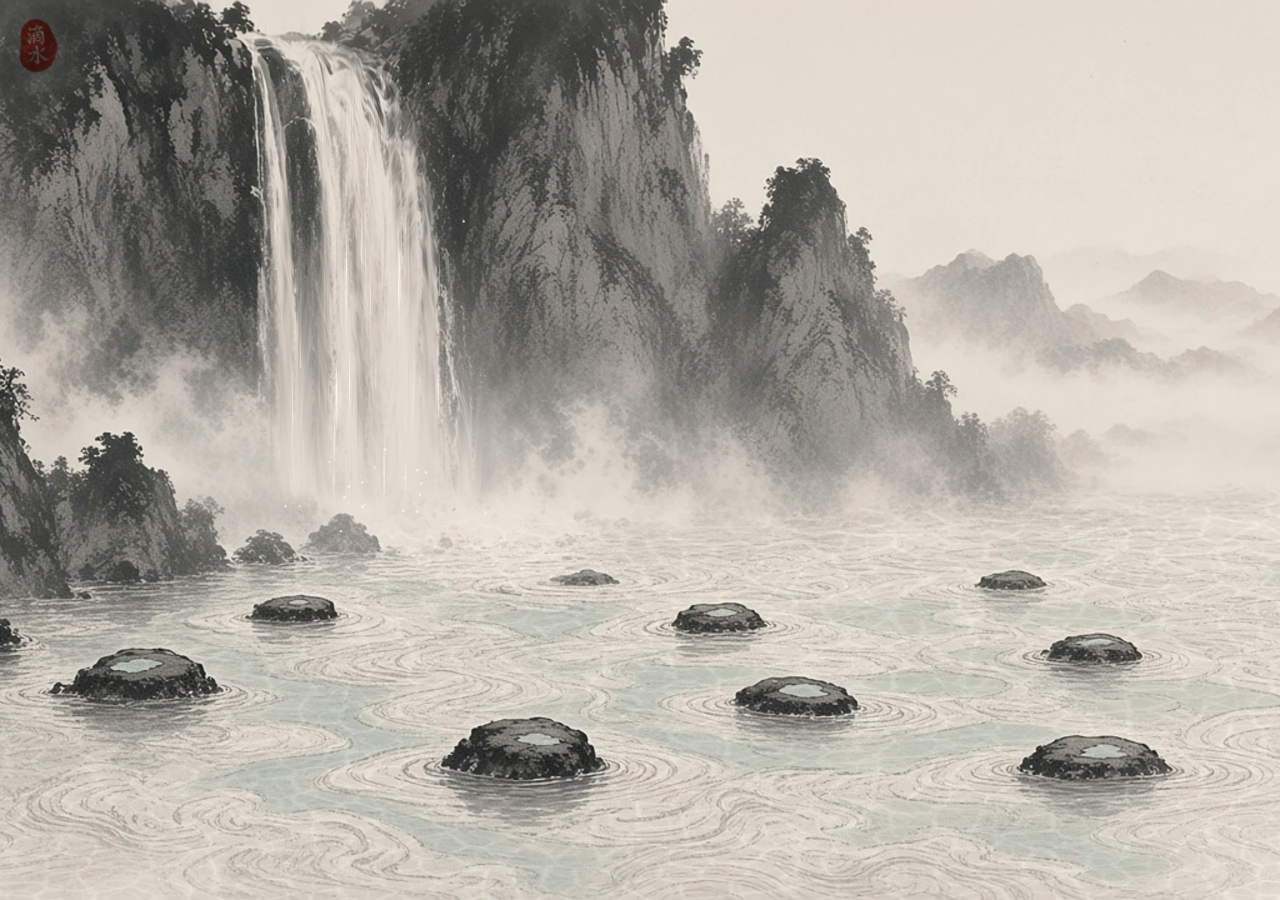
<file: index.html>
<!doctype html>
<html lang="zh-CN">
<head>
<meta charset="utf-8">
<meta name="viewport" content="width=device-width, initial-scale=1, viewport-fit=cover">
<meta name="description" content="审美积累 · 滴水">
<meta name="robots" content="noindex">
<meta name="theme-color" content="#e4dcd1">
<title>审美积累</title>
<link rel="icon" href="favicon.png?v=3636da0" type="image/png">
<link rel="apple-touch-icon" href="favicon-180.png?v=3636da0">
<link rel="stylesheet" href="css/base.css?v=3636da0">
<link rel="stylesheet" href="css/home.css?v=3636da0">
</head>
<body class="home">
<main class="scene">
  <picture class="scene-art">
    <source type="image/webp" media="(min-width: 1100px), (min-height: 900px), (min-resolution: 1.5dppx) and (min-height: 560px)" srcset="assets/img/falls-2560.webp">
    <source type="image/webp" srcset="assets/img/falls-1600.webp">
    <img src="assets/img/falls-1600.jpg" alt="" fetchpriority="high" decoding="async">
  </picture>
  <canvas id="water" aria-hidden="true"></canvas>
  <canvas id="drops" aria-hidden="true"></canvas>
  <a class="seal" href="./" aria-label="滴水 · 回到首页"><img src="assets/img/seal.png" alt="" width="60" height="82"></a>
  <nav class="spots" aria-label="三块石头">
    <a class="spot" href="books.html" aria-label="书单"></a>
    <a class="spot" href="quotes.html" aria-label="书摘"></a>
    <a class="spot" href="palettes.html" aria-label="色库"></a>
  </nav>
</main>
<script type="module" src="js/home.js?v=3636da0"></script>
</body>
</html>
</file>
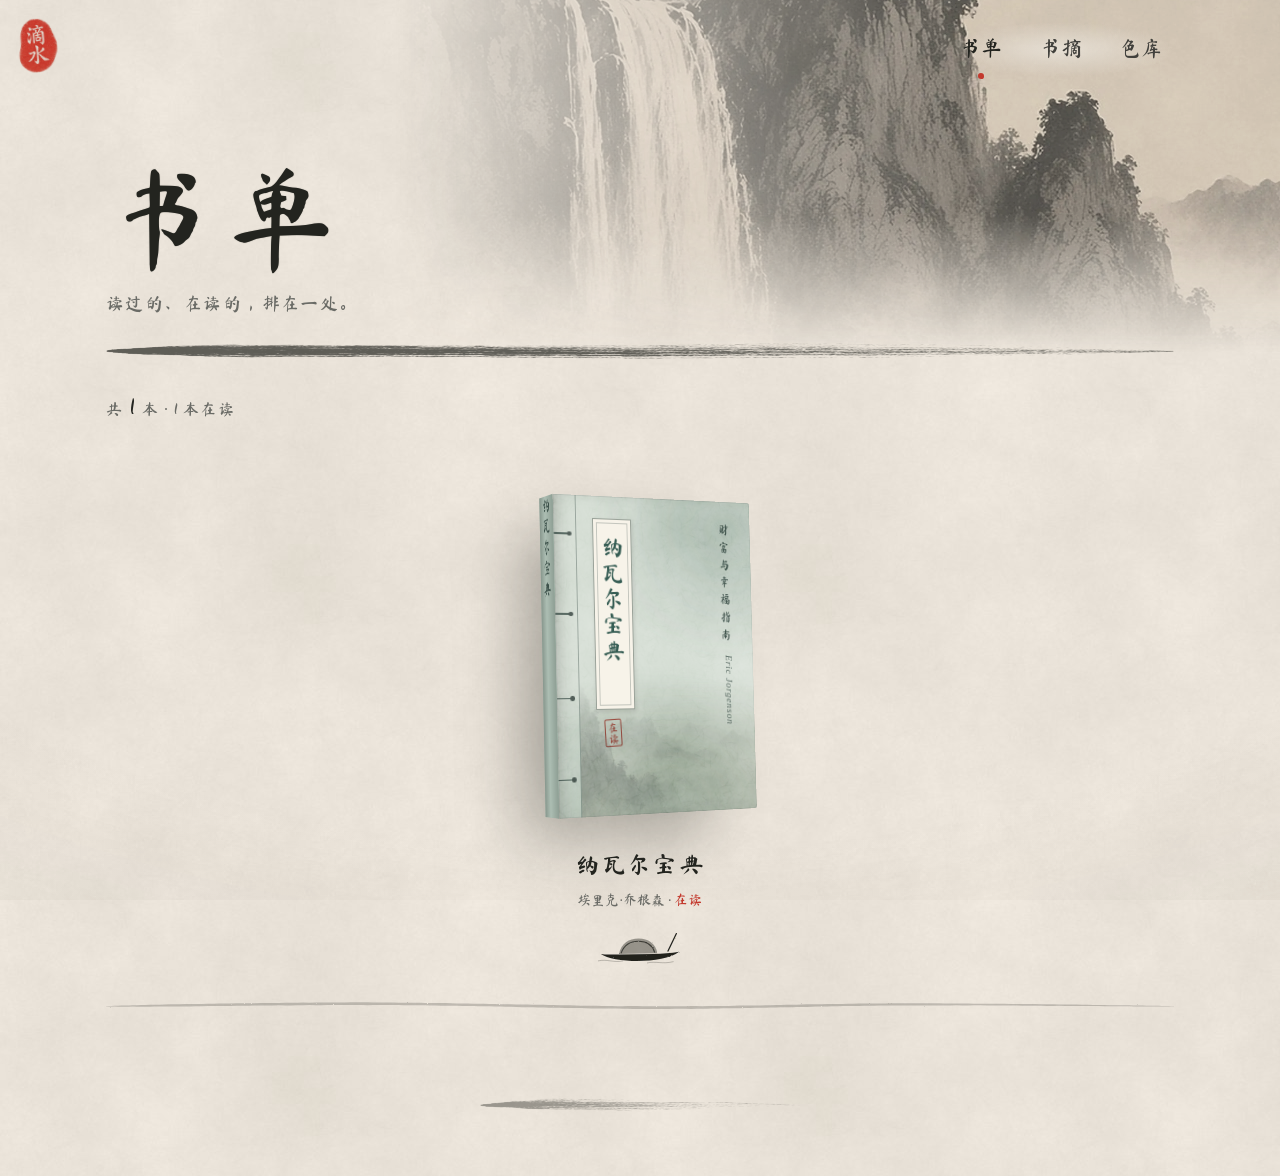
<file: books.html>
<!doctype html>
<html lang="zh-CN">
<head>
<meta charset="utf-8">
<meta name="viewport" content="width=device-width, initial-scale=1, viewport-fit=cover">
<meta name="description" content="审美积累 · 书单">
<meta name="robots" content="noindex">
<meta name="theme-color" content="#e9e3d9">
<title>书单 · 审美积累</title>
<link rel="icon" href="favicon.png?v=168ad2e" type="image/png">
<link rel="apple-touch-icon" href="favicon-180.png?v=168ad2e">
<link rel="preload" href="assets/fonts/brush.woff2?v=168ad2e" as="font" type="font/woff2" crossorigin>
<link rel="stylesheet" href="css/base.css?v=168ad2e">
<link rel="stylesheet" href="css/pages.css?v=168ad2e">
</head>
<body class="page page-books">
<a class="seal" href="./" aria-label="滴水 · 回到首页"><img src="assets/img/seal.png" alt="" width="60" height="82"></a>
<header class="page-head">
  <div class="head-art" aria-hidden="true"></div>
  <nav class="page-nav" aria-label="栏目"><a href="books.html" aria-current="page">书单</a><a href="quotes.html">书摘</a><a href="palettes.html">色库</a></nav>
  <div class="head-text">
    <h1 class="page-title">书单</h1>
    <p class="page-sub">读过的、在读的，排在一处。</p>
  </div>
  <div class="brush-rule" aria-hidden="true"></div>
</header>
<main id="content" class="content" aria-busy="true"></main>
<footer class="page-foot" aria-hidden="true"><span class="foot-stroke"></span></footer>
<script type="module" src="js/books.js?v=168ad2e"></script>
</body>
</html>
</file>
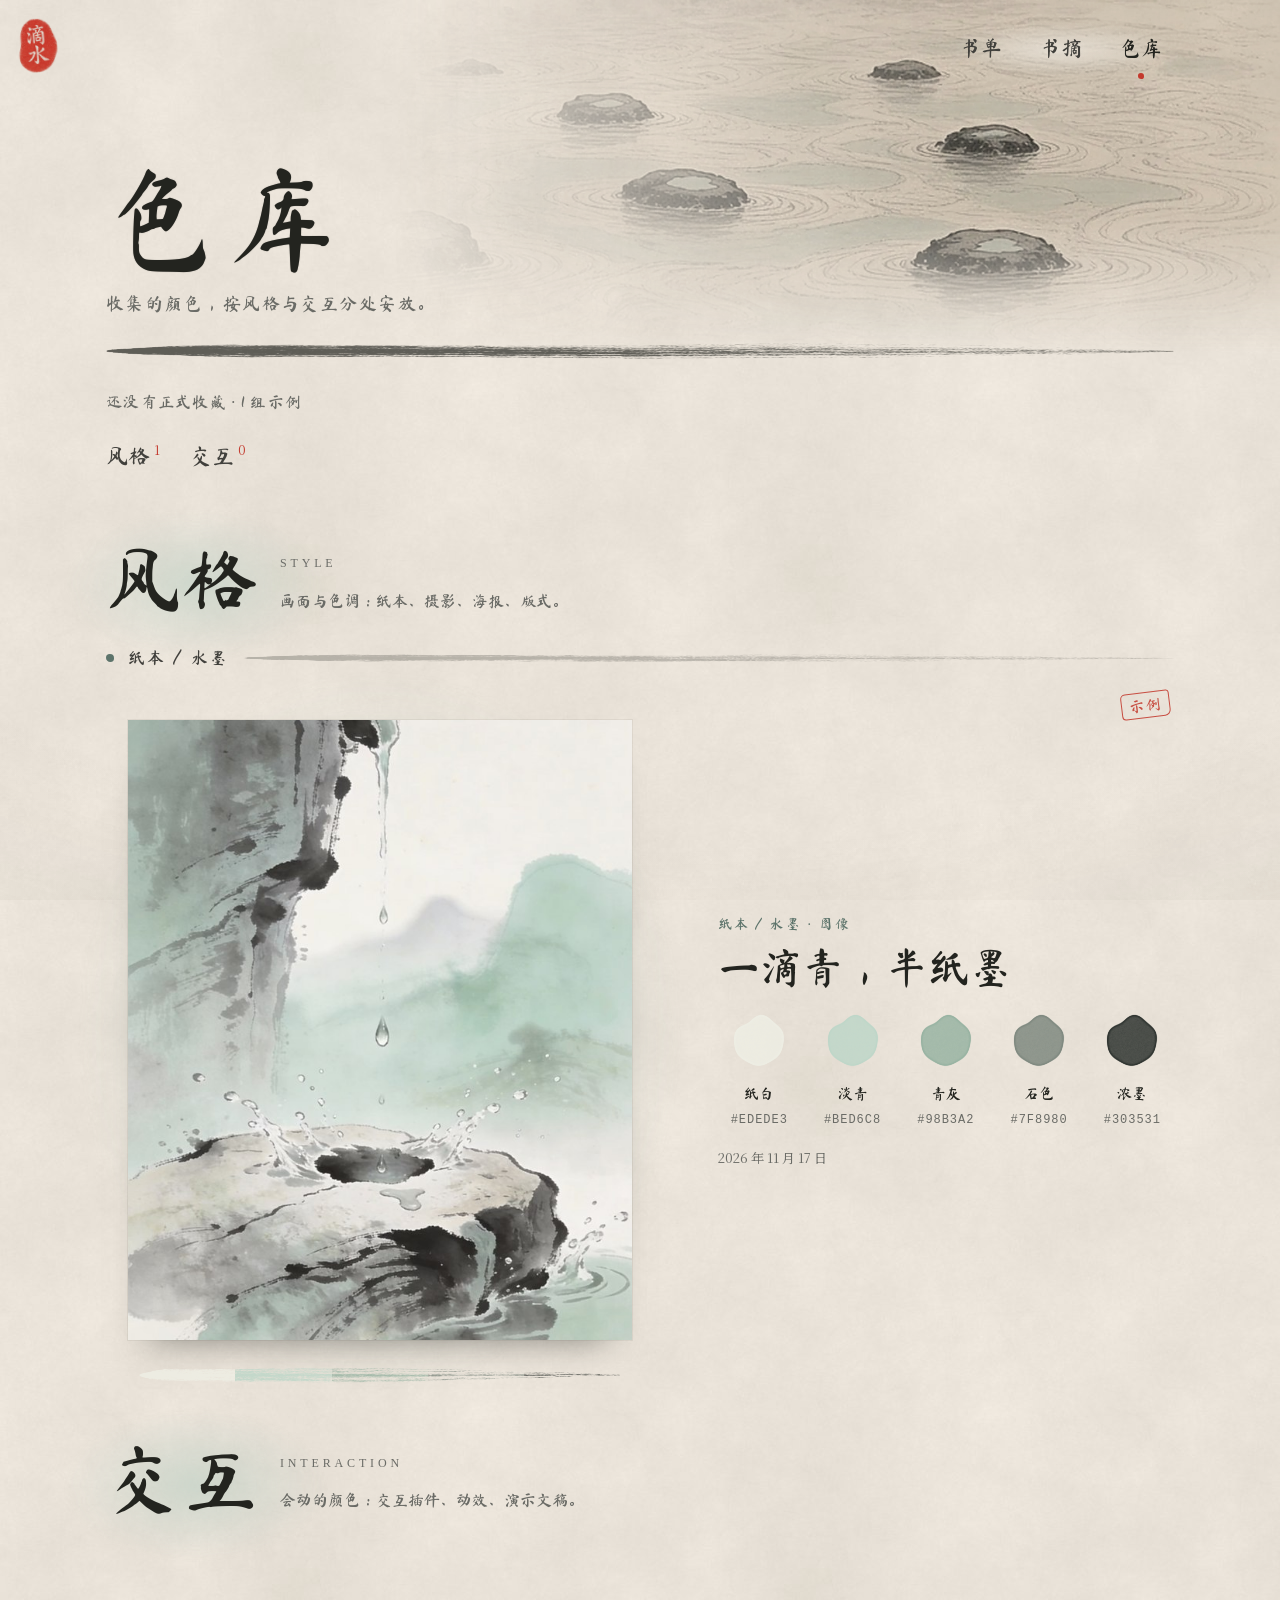
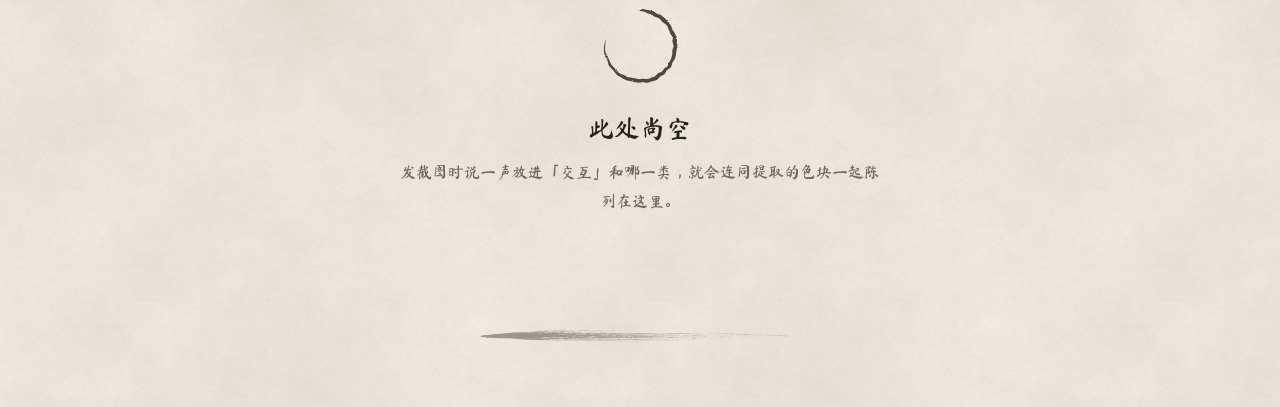
<file: palettes.html>
<!doctype html>
<html lang="zh-CN">
<head>
<meta charset="utf-8">
<meta name="viewport" content="width=device-width, initial-scale=1, viewport-fit=cover">
<meta name="description" content="审美积累 · 色库">
<meta name="robots" content="noindex">
<meta name="theme-color" content="#e9e3d9">
<title>色库 · 审美积累</title>
<link rel="icon" href="favicon.png?v=168ad2e" type="image/png">
<link rel="apple-touch-icon" href="favicon-180.png?v=168ad2e">
<link rel="preload" href="assets/fonts/brush.woff2?v=168ad2e" as="font" type="font/woff2" crossorigin>
<link rel="stylesheet" href="css/base.css?v=168ad2e">
<link rel="stylesheet" href="css/pages.css?v=168ad2e">
</head>
<body class="page page-palettes">
<a class="seal" href="./" aria-label="滴水 · 回到首页"><img src="assets/img/seal.png" alt="" width="60" height="82"></a>
<header class="page-head">
  <div class="head-art" aria-hidden="true"></div>
  <nav class="page-nav" aria-label="栏目"><a href="books.html">书单</a><a href="quotes.html">书摘</a><a href="palettes.html" aria-current="page">色库</a></nav>
  <div class="head-text">
    <h1 class="page-title">色库</h1>
    <p class="page-sub">收集的颜色，按风格与交互分处安放。</p>
  </div>
  <div class="brush-rule" aria-hidden="true"></div>
</header>
<main id="content" class="content" aria-busy="true"></main>
<footer class="page-foot" aria-hidden="true"><span class="foot-stroke"></span></footer>
<script type="module" src="js/palettes.js?v=168ad2e"></script>
</body>
</html>
</file>
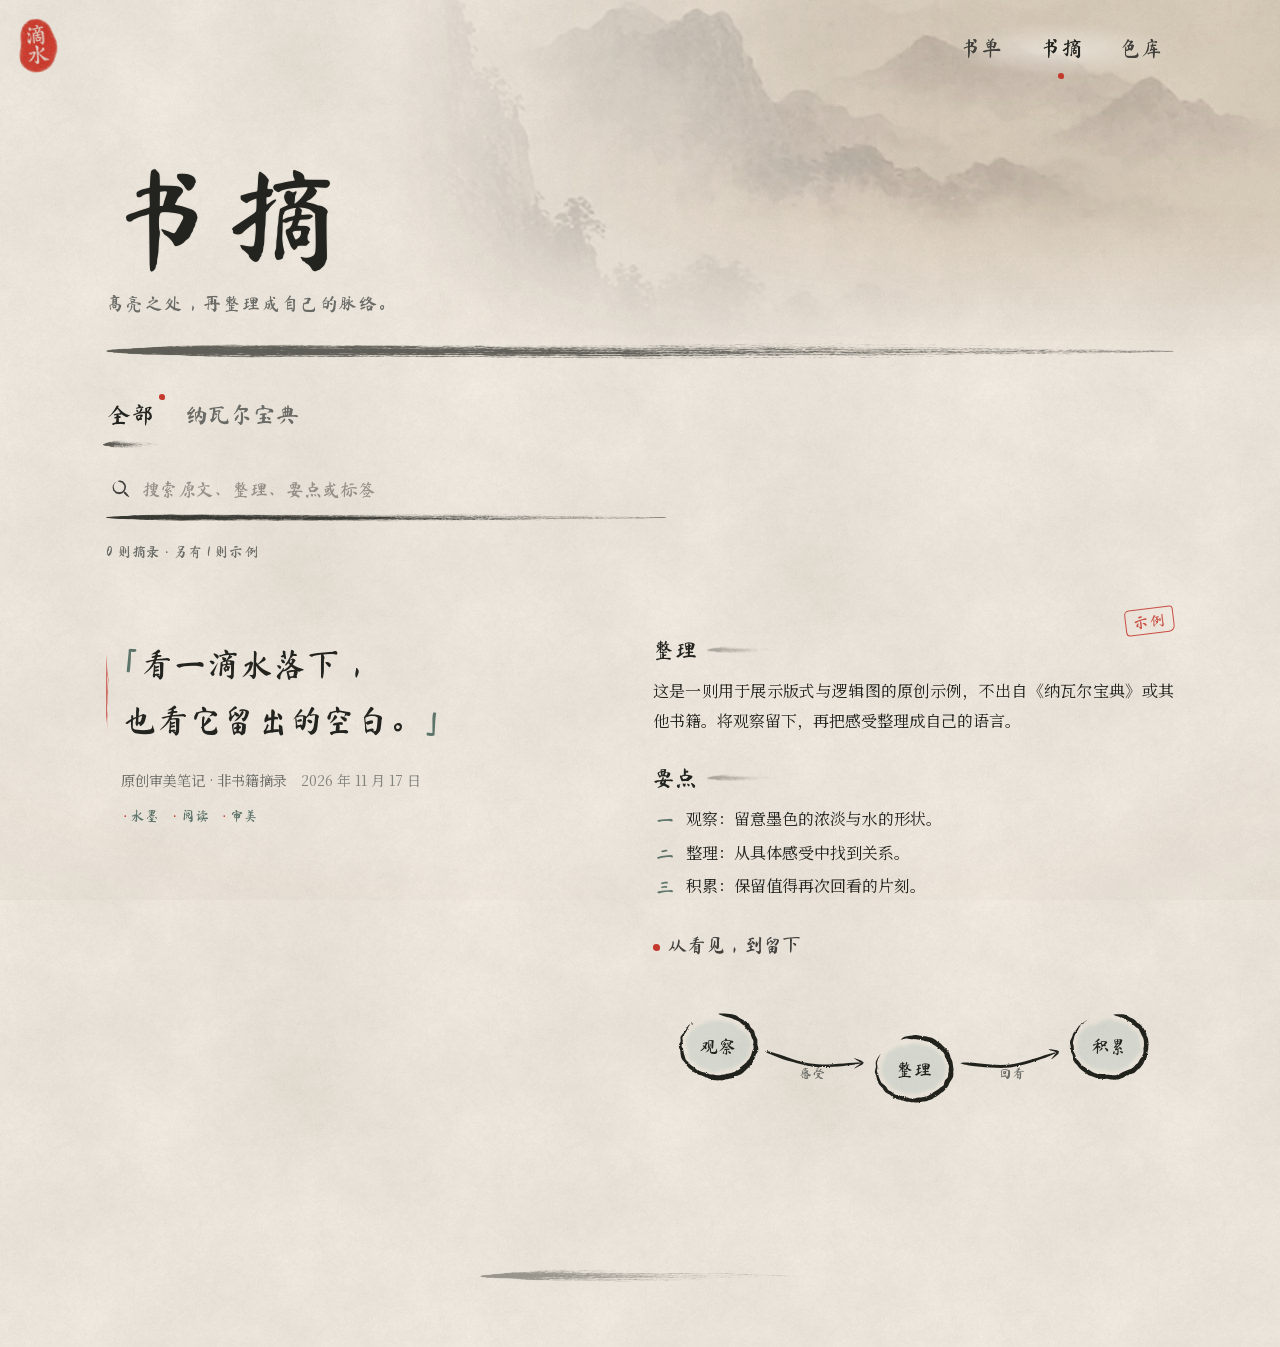
<file: quotes.html>
<!doctype html>
<html lang="zh-CN">
<head>
<meta charset="utf-8">
<meta name="viewport" content="width=device-width, initial-scale=1, viewport-fit=cover">
<meta name="description" content="审美积累 · 书摘">
<meta name="robots" content="noindex">
<meta name="theme-color" content="#e9e3d9">
<title>书摘 · 审美积累</title>
<link rel="icon" href="favicon.png?v=168ad2e" type="image/png">
<link rel="apple-touch-icon" href="favicon-180.png?v=168ad2e">
<link rel="preload" href="assets/fonts/brush.woff2?v=168ad2e" as="font" type="font/woff2" crossorigin>
<link rel="stylesheet" href="css/base.css?v=168ad2e">
<link rel="stylesheet" href="css/pages.css?v=168ad2e">
</head>
<body class="page page-quotes">
<a class="seal" href="./" aria-label="滴水 · 回到首页"><img src="assets/img/seal.png" alt="" width="60" height="82"></a>
<header class="page-head">
  <div class="head-art" aria-hidden="true"></div>
  <nav class="page-nav" aria-label="栏目"><a href="books.html">书单</a><a href="quotes.html" aria-current="page">书摘</a><a href="palettes.html">色库</a></nav>
  <div class="head-text">
    <h1 class="page-title">书摘</h1>
    <p class="page-sub">高亮之处，再整理成自己的脉络。</p>
  </div>
  <div class="brush-rule" aria-hidden="true"></div>
</header>
<main id="content" class="content" aria-busy="true"></main>
<footer class="page-foot" aria-hidden="true"><span class="foot-stroke"></span></footer>
<script type="module" src="js/quotes.js?v=168ad2e"></script>
</body>
</html>
</file>
<file: css/base.css>
/* 审美积累 · shared 水墨 language */
@font-face { font-family: "Dishui Brush"; src: url("../assets/fonts/brush.woff2?v=168ad2e") format("woff2"); font-display: swap; }
@font-face { font-family: "Dishui Serif"; src: url("../assets/fonts/serif.woff2?v=168ad2e") format("woff2"); font-weight: 300 700; font-display: swap; }

:root {
  --paper: #e9e3d9;
  --paper-2: #dfd8cc;
  --paper-3: #d3ccbf;
  --mist: #d8d3ca;
  --celadon: #b8c7bf;
  --celadon-2: #93a69c;
  --celadon-deep: #5d746b;
  --stone: #767670;
  --water: #a8afa7;
  --ink: #23241f;
  --ink-2: #41403c;
  --ink-3: #6a6b66;
  --seal: #c3392d;
  --brush: "Dishui Brush", "Ma Shan Zheng", "STXingkai", "Kaiti SC", "STKaiti", "KaiTi", serif;
  --kai: "Kaiti SC", "STKaiti", "KaiTi", "Dishui Brush", serif;
  --serif: "Dishui Serif", "Noto Serif SC", "Source Han Serif SC", "Songti SC", "STSong", "SimSun", serif;
  --ease: cubic-bezier(.22, .7, .2, 1);
  color-scheme: light;
}
*, *::before, *::after { box-sizing: border-box; }
html { -webkit-text-size-adjust: 100%; }
body {
  margin: 0; color: var(--ink); font-family: var(--serif); font-size: 16px; line-height: 1.85;
  background: var(--paper) url("../assets/img/paper.jpg?v=168ad2e") repeat; background-size: 512px;
  -webkit-font-smoothing: antialiased; text-rendering: optimizeLegibility;
}
a { color: inherit; }
img { max-width: 100%; display: block; }
button, input { font: inherit; color: inherit; }
::selection { background: rgba(182, 204, 192, .6); }
:focus-visible { outline: 1.5px dashed var(--seal); outline-offset: 4px; }

/* the stamped seal, top-left on every page — links home */
.seal {
  position: fixed; z-index: 30; top: max(18px, env(safe-area-inset-top)); left: max(18px, env(safe-area-inset-left));
  width: 40px; display: block; mix-blend-mode: multiply; opacity: .94;
  transition: transform .5s var(--ease), opacity .3s;
  transform: rotate(-4deg);
}
.seal img { width: 100%; height: auto; filter: saturate(1.05) contrast(1.02); }
.seal:hover { transform: rotate(-1deg) scale(1.06); opacity: 1; }
@media (max-width: 640px) { .seal { width: 32px; top: max(14px, env(safe-area-inset-top)); left: max(14px, env(safe-area-inset-left)); } }

.sr-only { position: absolute; width: 1px; height: 1px; overflow: hidden; clip: rect(0 0 0 0); white-space: nowrap; }
@media (prefers-reduced-motion: reduce) { *, *::before, *::after { animation-duration: .01ms !important; animation-iteration-count: 1 !important; transition-duration: .01ms !important; } }
</file>
<file: css/home.css>
html, body.home { height: 100%; overflow: hidden; background: #e4dcd1; overscroll-behavior: none; }
.scene { position: fixed; inset: 0; overflow: hidden; touch-action: manipulation; -webkit-tap-highlight-color: transparent; user-select: none; -webkit-user-select: none; }
.scene-art, .scene-art img { position: absolute; inset: 0; width: 100%; height: 100%; }
.scene-art img { object-fit: cover; }
#water, #drops { position: absolute; inset: 0; width: 100%; height: 100%; pointer-events: none; }
#water { opacity: 0; transition: opacity .6s; }
.gl-ready #water { opacity: 1; }
.spots { position: absolute; inset: 0; pointer-events: none; }
.spot { position: absolute; border-radius: 50%; pointer-events: none; outline: none; }
.scene::after { content: ""; position: absolute; inset: 0; background: #e4dcd1; opacity: 0; pointer-events: none; transition: opacity .45s ease; z-index: 40; }
.scene.leaving::after { opacity: 1; }
</file>
<file: css/pages.css>
/* 书单 / 书摘 / 色库 — rice paper, ink, celadon, seal red */
.page { min-height: 100vh; overflow-x: hidden; }
.page::before { /* faint ink vignette at the paper edges */
  content: ""; position: fixed; inset: 0; pointer-events: none; z-index: -1;
  background: radial-gradient(120% 90% at 50% 40%, transparent 60%, rgba(120, 112, 92, .10) 100%);
}

/* ---------- header ---------- */
.page-head { position: relative; max-width: 1180px; margin: 0 auto; padding: 0 clamp(20px, 5vw, 56px); min-height: clamp(230px, 34vw, 360px); display: flex; flex-direction: column; justify-content: flex-end; }
.head-art {
  position: absolute; top: 0; right: calc(50% - 50vw); width: min(72vw, 1080px); height: 100%; z-index: 0;
  background: center / cover no-repeat; mix-blend-mode: multiply; opacity: .9;
  -webkit-mask-image: linear-gradient(to left, #000 35%, transparent 96%), linear-gradient(to top, transparent 2%, #000 40%);
  -webkit-mask-composite: source-in; mask-image: linear-gradient(to left, #000 35%, transparent 96%), linear-gradient(to top, transparent 2%, #000 40%); mask-composite: intersect;
}
.page-books .head-art { background-image: url("../assets/img/band-cliff.webp?v=168ad2e"); background-position: 30% 30%; }
.page-quotes .head-art { background-image: url("../assets/img/band-mountains.webp?v=168ad2e"); background-position: 80% 65%; }
.page-palettes .head-art { background-image: url("../assets/img/band-water.webp?v=168ad2e"); }
.page-nav { position: absolute; padding: 4px 10px; border-radius: 40px; background: radial-gradient(closest-side, rgba(233, 227, 217, .85), rgba(233, 227, 217, 0)); top: max(22px, env(safe-area-inset-top)); right: clamp(20px, 5vw, 56px); display: flex; gap: clamp(18px, 3vw, 34px); z-index: 2; }
.page-nav a { font-family: var(--brush); font-size: 21px; text-decoration: none; color: var(--ink-2); position: relative; padding: 4px 2px; transition: color .3s; }
.page-nav a:hover { color: var(--ink); }
.page-nav a[aria-current="page"] { color: var(--ink); }
.page-nav a[aria-current="page"]::after { content: ""; position: absolute; left: 50%; bottom: -6px; width: 6px; height: 6px; margin-left: -3px; border-radius: 48% 52% 45% 55%; background: var(--seal); }
.head-text { position: relative; z-index: 1; padding-bottom: 14px; }
.page-title { font-family: var(--brush); font-weight: 400; font-size: clamp(64px, 9vw, 112px); line-height: 1; margin: 0 0 14px; letter-spacing: .06em; color: var(--ink); text-shadow: 0 0 1px rgba(35, 36, 31, .4); }
.page-sub { margin: 0; font-family: var(--kai); color: var(--ink-3); font-size: clamp(15px, 1.6vw, 18px); letter-spacing: .08em; }
.brush-rule { height: 18px; background: url("../assets/img/brush-line.png?v=168ad2e") left center / 100% 100% no-repeat; opacity: .78; margin-top: 8px; }

.content { max-width: 1180px; margin: 0 auto; padding: 28px clamp(20px, 5vw, 56px) 40px; }
.lede { font-family: var(--kai); color: var(--ink-3); letter-spacing: .08em; margin: 0 0 18px; }
.lede b { font-family: var(--brush); font-weight: 400; font-size: 1.35em; color: var(--ink); margin: 0 .1em; }
.page-foot { padding: 40px 0 64px; display: flex; justify-content: center; }
.foot-stroke { width: min(320px, 60vw); height: 14px; background: url("../assets/img/brush-short.png?v=168ad2e") center / 100% 100% no-repeat; opacity: .45; }

@keyframes ink-in { from { opacity: 0; transform: translateY(14px); filter: blur(5px); } to { opacity: 1; transform: none; filter: none; } }

.empty { text-align: center; padding: 56px 16px 32px; }
.empty svg { width: 96px; height: 96px; margin: 0 auto 10px; display: block; opacity: .8; }
.empty-t { font-family: var(--brush); font-size: 26px; margin: 0 0 6px; }
.empty-s { font-family: var(--kai); color: var(--ink-3); margin: 0 auto; max-width: 30em; }
.sample-badge {
  position: absolute; top: 34px; right: 0; z-index: 2;
  font-family: var(--brush); font-size: 15px; line-height: 1; color: var(--seal);
  padding: 5px 7px 4px; border: 1.6px solid currentColor; border-radius: 5px 3px 6px 4px;
  transform: rotate(-7deg); mix-blend-mode: multiply; opacity: .88; letter-spacing: .1em;
}
.viz-ink { fill: var(--ink); }
.viz-ink.faint { opacity: .3; }
.viz-wash { fill: var(--celadon); opacity: .42; }
.viz-dot { fill: var(--seal); }
.viz-t { fill: var(--ink); font-family: var(--kai); }
.viz-edge-t { fill: var(--ink-3); }
.viz-head { font-family: var(--brush); }

.toast {
  position: fixed; left: 50%; bottom: max(28px, env(safe-area-inset-bottom)); z-index: 60; pointer-events: none;
  transform: translate(-50%, 16px); opacity: 0; transition: opacity .3s, transform .4s var(--ease);
  background: var(--seal); color: #f7efe4; font-family: var(--kai); font-size: 15px; letter-spacing: .06em;
  padding: 9px 20px 8px; border-radius: 46% 54% 50% 50% / 62% 52% 48% 40%; box-shadow: 0 8px 22px -10px rgba(120, 30, 20, .6);
}
.toast.show { opacity: 1; transform: translate(-50%, 0); }

/* ---------- 书单 ---------- */
.page-books { cursor: url("../assets/ui/drop-cursor.svg?v=168ad2e") 12 12, auto; }
.page-books a, .page-books button { cursor: url("../assets/ui/drop-cursor.svg?v=168ad2e") 12 12, pointer; }
.ripple-layer { position: fixed; inset: 0; width: 100%; height: 100%; pointer-events: none; z-index: 20; }
.shelf { list-style: none; margin: 0; padding: 36px 0 0; display: flex; flex-wrap: wrap; justify-content: center; gap: 64px clamp(36px, 6vw, 88px); }
.book-item { --bw: 218px; --bh: 312px; --th: 34px; --c: 0px; display: flex; flex-direction: column; align-items: center; width: calc(var(--bw) + 40px); animation: ink-in 1s var(--ease) both; animation-delay: calc(var(--i) * 90ms + 150ms); }
.book { background: none; border: 0; padding: 18px 10px 0 30px; perspective: 1500px; display: block; -webkit-tap-highlight-color: transparent; }
.book-3d { position: relative; display: block; width: var(--bw); height: var(--bh); transform-style: preserve-3d; transform: rotateY(26deg) rotateX(3deg); transition: transform .9s var(--ease); }
.book:hover .book-3d, .book:focus-visible .book-3d { transform: rotateY(16deg) rotateX(2deg) translateY(-6px); }
.book-3d > span { position: absolute; display: block; }
.b-front { inset: 0; transform: translateZ(calc(var(--th) / 2)); background: var(--bg); overflow: hidden; border-radius: 1px 3px 3px 1px;
  clip-path: polygon(0 0, 100% 0, 100% calc(100% - var(--c)), calc(100% - var(--c)) 100%, 0 100%);
  box-shadow: inset 0 0 0 1px rgba(35, 36, 31, .08), inset 10px 0 18px -10px rgba(35, 36, 31, .35); }
.b-under { inset: 2px 3px 3px 2px; transform: translateZ(calc(var(--th) / 2 - 1.5px)); background: #efeae1 url("../assets/img/paper.jpg?v=168ad2e") 0 0 / 256px; border-radius: 1px 2px 2px 1px; overflow: hidden; }
.b-under-lines { position: absolute; right: 12%; top: 50%; bottom: 10%; width: 46%; background: repeating-linear-gradient(90deg, rgba(35, 36, 31, .22) 0 1px, transparent 1px 13px); opacity: .55; }
.b-back { inset: 0; transform: translateZ(calc(var(--th) / -2)) rotateY(180deg); background: var(--sp); box-shadow: 30px 30px 60px -10px rgba(35, 36, 31, .35); }
.b-spine { top: 0; left: calc(var(--th) / -2); width: var(--th); height: 100%; transform: rotateY(-90deg); background: linear-gradient(90deg, rgba(0, 0, 0, .18), rgba(255, 255, 255, .08) 40%, rgba(0, 0, 0, .14)), var(--sp); display: flex; align-items: center; justify-content: center; }
.b-spine-title { writing-mode: vertical-rl; font-family: var(--brush); color: var(--tx); font-size: calc(var(--th) * .5); letter-spacing: .2em; opacity: .85; }
.b-pages { top: 3px; left: calc(100% - var(--th) / 2 - 2px); width: calc(var(--th) - 2px); height: calc(100% - 6px); transform: rotateY(90deg); background: repeating-linear-gradient(90deg, #f6f1e5 0 1px, #ded6c4 1px 2px, #efe9db 2px 3px); box-shadow: inset 0 0 6px rgba(35, 36, 31, .25); }
.b-wash { position: absolute; inset: -10%; mix-blend-mode: multiply; filter: url(#ink-bleed); opacity: .85; }
.b-art { position: absolute; left: 11%; right: 0; bottom: 0; height: 42%; background: url("../assets/img/band-mountains.webp?v=168ad2e") 70% 60% / cover no-repeat; mix-blend-mode: multiply; opacity: .5; filter: saturate(.8);
  -webkit-mask-image: linear-gradient(to top, #000 30%, transparent); mask-image: linear-gradient(to top, #000 30%, transparent); }
.b-grain { position: absolute; inset: 0; background: url("../assets/img/grain.png?v=168ad2e") 0 0 / 220px; mix-blend-mode: overlay; opacity: .55; }
.b-bind { position: absolute; left: 0; top: 0; bottom: 0; width: 11%; border-right: 1px solid color-mix(in srgb, var(--tx) 35%, transparent); }
.b-bind i { position: absolute; left: 0; width: 72%; height: 1.6px; background: var(--tx); opacity: .7; border-radius: 1px; }
.b-bind i::after { content: ""; position: absolute; right: -2px; top: -1.4px; width: 4.4px; height: 4.4px; border-radius: 50%; background: color-mix(in srgb, var(--tx) 70%, #000); }
.b-label { left: 19%; top: 7%; width: 19%; height: 60%; position: absolute; background: #f7f3e9; display: flex; justify-content: center; padding-top: 7%; box-shadow: inset 0 0 0 1px color-mix(in srgb, var(--tx) 45%, transparent), inset 0 0 0 4px #f7f3e9, inset 0 0 0 5px color-mix(in srgb, var(--tx) 25%, transparent), 1px 2px 4px rgba(35, 36, 31, .12); }
.b-label-t { display: flex; flex-direction: column; align-items: center; font-family: var(--brush); color: var(--ti); font-size: calc(var(--bw) * .108); line-height: 1.08; }
.b-meta { position: absolute; right: 9%; top: 7%; display: flex; flex-direction: column; align-items: flex-end; gap: 6px; }
.b-sub { writing-mode: vertical-rl; font-family: var(--kai); color: var(--tx); font-size: calc(var(--bw) * .058); letter-spacing: .38em; opacity: .85; }
.b-auth { writing-mode: vertical-rl; font-family: Georgia, "Times New Roman", serif; font-style: italic; color: var(--tx); font-size: calc(var(--bw) * .045); letter-spacing: .08em; opacity: .7; margin-top: 4px; }
.b-stamp { position: absolute; left: 23%; top: 70%; font-family: var(--brush); font-size: calc(var(--bw) * .052); color: var(--seal); border: 1.3px solid var(--seal); padding: 2px 2px 1px; line-height: 1.05; writing-mode: vertical-rl; border-radius: 2px; mix-blend-mode: multiply; opacity: .85; transform: rotate(-3deg); }
.b-curl { right: 0; bottom: 0; width: var(--c); height: var(--c); transform: translateZ(calc(var(--th) / 2 + .6px));
  background: linear-gradient(315deg, transparent 50%, rgba(80, 72, 55, .55) 50%, #f9f6ee 53%, #f1ebde 66%, #e2d9c5 84%, #cfc4ab 100%);
  filter: drop-shadow(-3px -3px 4px rgba(35, 36, 31, .3)); pointer-events: none; border-top-left-radius: 0 0; }
.b-probe { right: 4px; bottom: 4px; width: 1px; height: 1px; transform: translateZ(calc(var(--th) / 2)); }
.book-cap { text-align: center; margin-top: 30px; }
.book-name { font-family: var(--brush); font-size: 24px; margin: 0; letter-spacing: .08em; }
.book-by { margin: 2px 0 0; font-family: var(--kai); font-size: 14px; color: var(--ink-3); }
.book-by .st { color: var(--seal); }
.boat { display: inline-flex; align-items: center; gap: 8px; color: var(--ink); text-decoration: none; position: relative; margin-top: 10px; padding: 6px 10px; }
.boat svg { width: 84px; height: 38px; animation: bob 4.2s ease-in-out infinite; transform-origin: 50% 80%; transition: translate .6s var(--ease); }
.boat:hover svg, .boat:focus-visible svg { translate: 10px 0; }
.boat-tip { position: absolute; left: 50%; top: 100%; transform: translateX(-50%); font-family: var(--kai); font-size: 13px; color: var(--ink-3); white-space: nowrap; opacity: 0; transition: opacity .3s; }
.boat:hover .boat-tip, .boat:focus-visible .boat-tip { opacity: 1; }
@media (hover: none) { .boat-tip { opacity: .75; } }
@keyframes bob { 0%, 100% { transform: translateY(0) rotate(-1.5deg); } 50% { transform: translateY(-3px) rotate(1.5deg); } }
.shelf-water { display: block; width: 100%; height: 26px; color: var(--ink); opacity: .22; margin-top: 18px; }

.ink-dialog { border: 0; padding: 0; background: transparent; width: min(660px, calc(100vw - 48px)); max-height: calc(100dvh - 40px); overflow: visible; color: var(--ink); filter: drop-shadow(0 26px 40px rgba(35, 36, 31, .2)); }
.ink-dialog::backdrop { background: rgba(233, 227, 217, .66); -webkit-backdrop-filter: blur(5px); backdrop-filter: blur(5px); }
.ink-dialog[open] { animation: dlg-in .55s var(--ease) both; }
.ink-dialog.closing { animation: dlg-out .26s ease both; }
@keyframes dlg-in { from { opacity: 0; transform: translateY(16px) scale(.98); filter: blur(6px) drop-shadow(0 26px 40px rgba(35, 36, 31, 0)); } }
@keyframes dlg-out { to { opacity: 0; transform: translateY(8px); } }
.dlg-paper { position: relative; background: var(--paper) url("../assets/img/paper.jpg?v=168ad2e") 0 0 / 512px; padding: clamp(40px, 7vw, 64px) clamp(28px, 7vw, 68px) clamp(36px, 6vw, 56px); max-height: calc(100dvh - 40px); overflow: auto;
  border-radius: 22px 34px 26px 38px / 34px 24px 40px 28px;
  box-shadow: 0 0 18px 12px rgba(233, 227, 217, .96), 0 0 50px 24px rgba(233, 227, 217, .55), inset 0 0 70px rgba(120, 108, 84, .13); }
.dlg-close { position: absolute; top: clamp(22px, 4vw, 34px); right: clamp(22px, 4vw, 40px); background: none; border: 0; font-family: var(--brush); font-size: 19px; color: var(--ink-3); padding: 4px 6px; }
.dlg-close:hover { color: var(--seal); }
.dlg-kicker { margin: 0; font-family: var(--kai); color: var(--seal); letter-spacing: .3em; font-size: 14px; }
.dlg-title { font-family: var(--brush); font-weight: 400; font-size: clamp(40px, 7vw, 58px); line-height: 1.1; margin: 6px 0 4px; }
.dlg-orig { margin: 0; color: var(--ink-3); font-size: 14px; letter-spacing: .04em; }
.dlg-rule { width: 100%; height: 12px; color: var(--ink); opacity: .7; margin: 16px 0 12px; }
.dlg-summary { font-size: 17px; line-height: 2; margin: 0 0 18px; text-align: justify; }
.dlg-meta { margin: 0 0 18px; display: grid; grid-template-columns: repeat(2, minmax(0, 1fr)); gap: 6px 22px; }
.dlg-meta div { display: flex; gap: 12px; align-items: baseline; }
.dlg-meta dt { font-family: var(--brush); color: var(--celadon-deep); font-size: 17px; flex: none; }
.dlg-meta dd { margin: 0; font-size: 15px; }
.boat-lg { margin-left: -10px; font-family: var(--brush); font-size: 20px; }
.boat-lg svg { width: 78px; height: 35px; }

/* ---------- 书摘 ---------- */
.page-quotes, .page-quotes a, .page-quotes button { cursor: url("../assets/ui/brush-cursor.svg?v=168ad2e") 2 30, auto; }
.page-quotes input { cursor: text; }
.ink-trail { position: fixed; inset: 0; width: 100%; height: 100%; pointer-events: none; z-index: 25; mix-blend-mode: multiply; }
.q-tools { display: grid; gap: 14px; margin-bottom: 8px; }
.q-books { display: flex; flex-wrap: wrap; gap: 6px 26px; }
.q-books button { background: none; border: 0; padding: 6px 2px 12px; font-family: var(--brush); font-size: 23px; color: var(--ink-3); position: relative; transition: color .3s; }
.q-books button:hover { color: var(--ink); }
.q-books button[aria-checked="true"] { color: var(--ink); }
.q-books button::after { content: ""; position: absolute; left: -6%; right: -6%; bottom: 0; height: 9px; background: url("../assets/img/brush-short.png?v=168ad2e") center / 100% 100% no-repeat; opacity: 0; transform: scaleX(.3); transform-origin: left; transition: opacity .4s, transform .6s var(--ease); }
.q-books button[aria-checked="true"]::after { opacity: .8; transform: none; }
.q-books button[aria-checked="true"]::before { content: ""; position: absolute; right: -9px; top: 6px; width: 6px; height: 6px; border-radius: 48% 52% 45% 55%; background: var(--seal); }
.q-search { display: flex; align-items: center; gap: 10px; max-width: 560px; padding: 4px 4px 10px; background: url("../assets/img/brush-line.png?v=168ad2e") left bottom / 100% 9px no-repeat; color: var(--ink-2); }
.q-search svg { width: 22px; height: 22px; flex: none; }
.q-search input { flex: 1; min-width: 0; background: transparent; border: 0; outline: none; font-family: var(--kai); font-size: 18px; padding: 6px 0; color: var(--ink); }
.q-search input::placeholder { color: rgba(65, 64, 60, .5); }
.q-search:focus-within { background-size: 100% 12px; }
.q-search input::-webkit-search-cancel-button { filter: grayscale(1); opacity: .5; }
.q-count { margin: 4px 0 0; font-family: var(--kai); font-size: 14px; color: var(--ink-3); letter-spacing: .06em; }
.quote { position: relative; display: grid; grid-template-columns: minmax(0, 1fr) minmax(0, 1.08fr); gap: clamp(28px, 5vw, 72px); padding: 56px 0 44px; animation: ink-in 1s var(--ease) both; animation-delay: calc(var(--i) * 90ms + 100ms); }
.q-text { margin: 0; position: relative; padding: 6px 0 0 1.1em; }
.q-text::before { content: ""; position: absolute; left: 0; top: .5em; bottom: .3em; width: 3px; background: var(--seal); border-radius: 2px; opacity: .8; -webkit-mask: url("../assets/img/brush-short.png?v=168ad2e") center / 100% 100%; }
.q-text p { margin: 0; font-family: var(--kai); font-size: clamp(24px, 2.6vw, 32px); line-height: 1.75; letter-spacing: .04em; }
.q-text p::before { content: "「"; color: var(--celadon-deep); margin-left: -.5em; }
.q-text p::after { content: "」"; color: var(--celadon-deep); }
.q-src { margin: 20px 0 0 1.1em; font-size: 14px; color: var(--ink-3); }
.q-date { margin-left: 1em; opacity: .8; }
.q-tags { margin: 10px 0 0 1.1em; display: flex; flex-wrap: wrap; gap: 6px 14px; }
.q-tags span { font-family: var(--kai); font-size: 14px; color: var(--celadon-deep); }
.q-tags span::before { content: "·"; margin-right: 4px; color: var(--seal); }
.q-sec { margin-bottom: 22px; }
.q-sec h3 { font-family: var(--brush); font-weight: 400; font-size: 22px; margin: 0 0 6px; display: flex; align-items: center; gap: 10px; }
.q-sec h3::after { content: ""; flex: 0 0 72px; height: 8px; background: url("../assets/img/brush-short.png?v=168ad2e") center / 100% 100% no-repeat; opacity: .35; }
.q-sec p { margin: 0; font-size: 16px; text-align: justify; }
.q-points { margin: 0; padding: 0; list-style: none; counter-reset: k; }
.q-points li { counter-increment: k; position: relative; padding-left: 2.1em; margin: 4px 0; font-size: 16px; }
.q-points li::before { content: counter(k, cjk-decimal); position: absolute; left: 0; top: 0; font-family: var(--brush); color: var(--celadon-deep); font-size: 18px; width: 1.4em; text-align: center; }
.viz { margin: 26px 0 0; }
.viz figcaption { font-family: var(--brush); font-size: 19px; color: var(--ink-2); margin-bottom: 4px; }
.viz figcaption::before { content: ""; display: inline-block; width: 7px; height: 7px; border-radius: 48% 52% 45% 55%; background: var(--seal); margin-right: 8px; vertical-align: middle; }
.viz svg { width: 100%; height: auto; display: block; overflow: visible; }
.q-divider { height: 16px; background: url("../assets/img/brush-line.png?v=168ad2e") center / 92% 100% no-repeat; opacity: .45; }

/* ---------- 色库 ---------- */
.zone-nav { display: flex; gap: 30px; margin: 0 0 8px; }
.zone-nav a { font-family: var(--brush); font-size: 22px; text-decoration: none; color: var(--ink-2); }
.zone-nav small { font-family: var(--serif); font-size: 12px; color: var(--seal); margin-left: 4px; vertical-align: super; }
.zone { padding-top: 56px; scroll-margin-top: 24px; }
.zone-head { position: relative; display: grid; grid-template-columns: auto 1fr; align-items: end; gap: 0 22px; margin-bottom: 26px; }
.zone-head::before { content: ""; position: absolute; left: -40px; top: -30px; width: 260px; height: 150px; z-index: -1; background: radial-gradient(closest-side, rgba(182, 204, 192, .55), rgba(182, 204, 192, 0)); filter: url(#ink-bleed); }
.zone-t { grid-row: span 2; font-family: var(--brush); font-weight: 400; font-size: clamp(54px, 7vw, 76px); line-height: 1; margin: 0; }
.zone-en { margin: 0; font-size: 12px; letter-spacing: .32em; text-transform: uppercase; color: var(--ink-3); font-family: Georgia, serif; }
.zone-note { margin: 0; font-family: var(--kai); color: var(--ink-3); }
.cat { margin-top: 18px; }
.cat-t { font-family: var(--kai); font-weight: 400; font-size: 17px; letter-spacing: .14em; color: var(--ink-2); margin: 0 0 24px; display: flex; align-items: center; gap: 14px; }
.cat-t::before { content: ""; width: 8px; height: 8px; border-radius: 48% 52% 45% 55%; background: var(--celadon-deep); }
.cat-t::after { content: ""; flex: 1; height: 10px; background: url("../assets/img/brush-line.png?v=168ad2e") left center / 100% 100% no-repeat; opacity: .28; }
.pi-grid { display: grid; gap: 72px; }
.pi { position: relative; display: grid; grid-template-columns: minmax(0, 1.2fr) minmax(0, 1fr); gap: clamp(28px, 5vw, 64px); align-items: center; animation: ink-in 1s var(--ease) both; animation-delay: calc(var(--i) * 90ms + 150ms); }
.pi:nth-child(even) .pi-art { order: 2; }
.pi .sample-badge { top: -6px; right: 4px; }
.pi-mount { position: relative; padding: clamp(10px, 2vw, 22px); isolation: isolate; }
.pi-mount::before { /* a pale ink wash behind the work, like a mounting silk */
  content: ""; position: absolute; inset: -4% -5%; z-index: -1; filter: url(#ink-bleed);
  background: radial-gradient(closest-side, rgba(182, 204, 192, .45), rgba(182, 204, 192, .18) 70%, rgba(182, 204, 192, 0)); }
.pi-frame { position: relative; box-shadow: 0 22px 34px -24px rgba(35, 36, 31, .55), 0 0 0 1px rgba(35, 36, 31, .06); background: var(--paper-2); }
.pi-frame img { width: 100%; height: auto; max-height: 72vh; object-fit: contain; }
.pi-frame iframe { width: 100%; aspect-ratio: 4 / 3; border: 0; display: block; background: #fff; }
.pi-blank { aspect-ratio: 4 / 3; display: grid; place-items: center; font-family: var(--brush); font-size: 28px; color: var(--ink-3); }
.pi-type { position: absolute; left: 10px; top: 10px; font-size: 11px; letter-spacing: .2em; background: var(--ink); color: var(--paper); padding: 3px 8px; }
.pi-bar { display: flex; height: 18px; margin: 4px 6% 0; -webkit-mask: url("../assets/img/brush-wide.png?v=168ad2e") center / 100% 100% no-repeat; mask: url("../assets/img/brush-wide.png?v=168ad2e") center / 100% 100% no-repeat; }
.pi-kicker { margin: 0; font-family: var(--kai); color: var(--celadon-deep); letter-spacing: .16em; font-size: 14px; }
.pi-title { font-family: var(--brush); font-weight: 400; font-size: clamp(32px, 3.6vw, 42px); line-height: 1.15; margin: 6px 0 10px; }
.pi-note { margin: 0 0 12px; color: var(--ink-2); }
.swatches { list-style: none; margin: 18px 0 0; padding: 0; display: grid; grid-template-columns: repeat(auto-fill, minmax(78px, 1fr)); gap: 20px 10px; }
.sw { background: none; border: 0; padding: 0; display: flex; flex-direction: column; align-items: center; gap: 2px; width: 100%; position: relative; }
.sw-dab { width: 62px; height: 62px; background: var(--c); -webkit-mask: url("../assets/img/dab.png?v=168ad2e") center / 100% 100%; mask: url("../assets/img/dab.png?v=168ad2e") center / 100% 100%; transition: transform .5s var(--ease); margin-bottom: 6px; }
.sw-dab.light { filter: drop-shadow(0 0 .6px rgba(35, 36, 31, .55)); }
.sw:hover .sw-dab, .sw:focus-visible .sw-dab { transform: scale(1.08) rotate(-6deg); }
.sw-name { font-family: var(--kai); font-size: 15px; }
.sw-hex { font-size: 12px; letter-spacing: .08em; color: var(--ink-3); font-variant-numeric: tabular-nums; font-family: ui-monospace, "SF Mono", Menlo, monospace; }
.sw.copied .sw-hex { color: var(--seal); }
.pi-link { display: inline-block; margin-top: 18px; font-family: var(--brush); font-size: 19px; color: var(--ink); text-decoration: none; background: url("../assets/img/brush-short.png?v=168ad2e") left bottom / 100% 6px no-repeat; padding-bottom: 4px; }
.pi-date { margin: 14px 0 0; font-size: 13px; color: var(--ink-3); }

/* ---------- small screens ---------- */
@media (max-width: 760px) {
  .quote { grid-template-columns: 1fr; padding-top: 46px; gap: 26px; }
  .pi { grid-template-columns: 1fr; }
  .pi:nth-child(even) .pi-art { order: 0; }
}
@media (max-width: 640px) {
  .page-head { min-height: 250px; }
  .head-art { width: 100%; opacity: .75; -webkit-mask-image: linear-gradient(to left, #000 30%, transparent 100%), linear-gradient(to top, transparent 10%, #000 60%); mask-image: linear-gradient(to left, #000 30%, transparent 100%), linear-gradient(to top, transparent 10%, #000 60%); }
  .page-nav { top: max(18px, env(safe-area-inset-top)); gap: 18px; }
  .page-nav a { font-size: 19px; }
  .shelf { gap: 40px 8px; justify-content: space-around; }
  .book-item { --bw: 132px; --bh: 189px; --th: 22px; width: calc(var(--bw) + 34px); }
  .book { padding: 12px 6px 0 22px; }
  .book-name { font-size: 20px; }
  .book-cap { margin-top: 22px; }
  .shelf:has(> :only-child) .book-item { --bw: 188px; --bh: 270px; --th: 30px; width: calc(var(--bw) + 40px); }
  .dlg-meta { grid-template-columns: 1fr; }
  .q-books button { font-size: 21px; }
  .q-text p { font-size: 23px; }
  .zone-head { grid-template-columns: 1fr; }
  .zone-t { grid-row: auto; margin-bottom: 6px; }
  .swatches { grid-template-columns: repeat(auto-fill, minmax(70px, 1fr)); }
  .sw-dab { width: 54px; height: 54px; }
}
</file>
